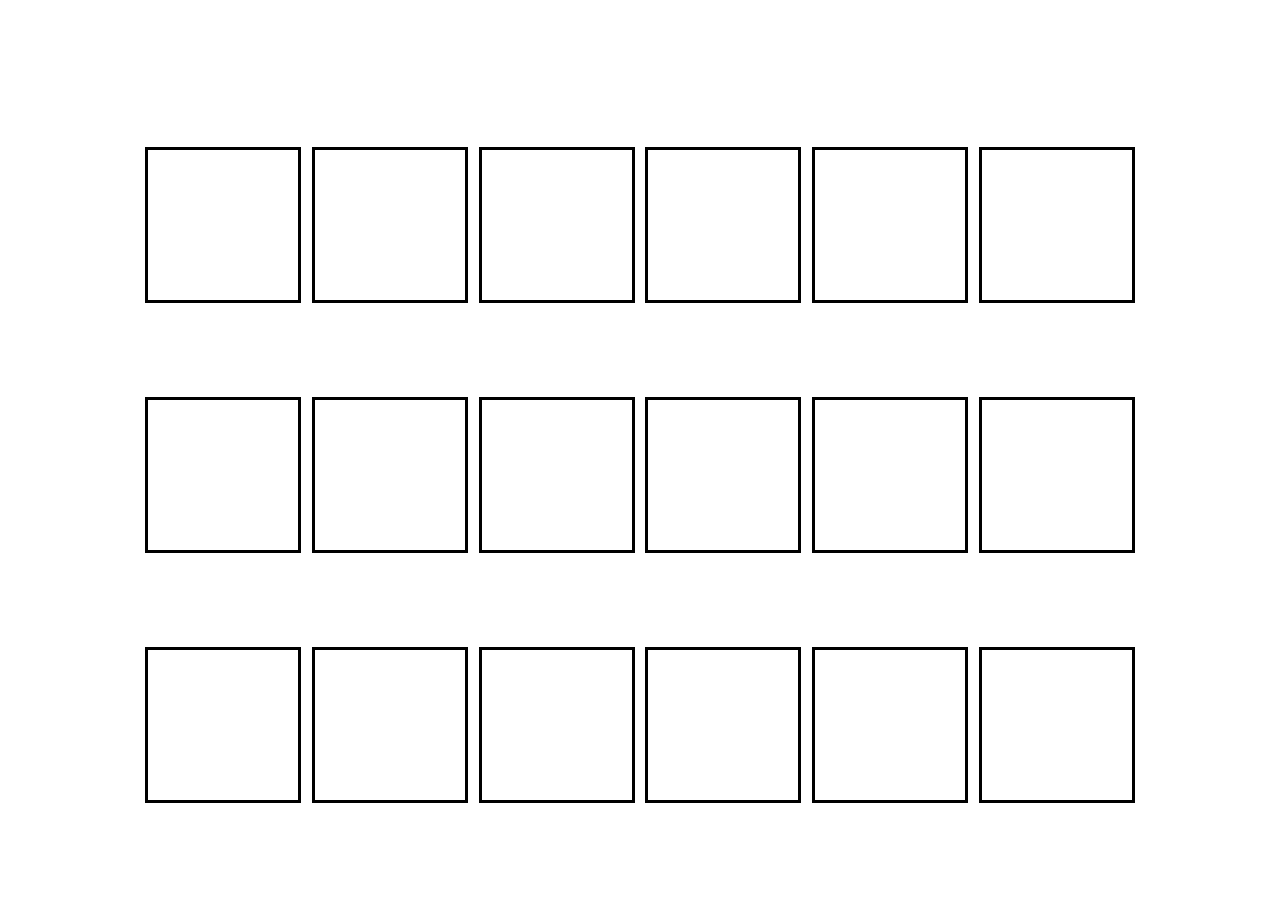
<file: 9097/Веб-дизайн и разработка/banani/index.html>
<!DOCTYPE html>
<html lang="en">
<head>
    <meta charset="UTF-8">
    <meta http-equiv="X-UA-Compatible" content="IE=edge">
    <meta name="viewport" content="width=device-width, initial-scale=1.0">
    <title>banani</title>
    <link rel="stylesheet" href="style.css">
</head>
<body>
    <div class="game">
        <div class="kartochka" id="1">
            Б
        </div>
        <div class="kartochka" id="2">
            Б
        </div>
        <div class="kartochka" id="3">
            Б
        </div>
        <div class="kartochka" id="4">
            Б
        </div>
        <div class="kartochka" id="5">
            Б
        </div>
        <div class="kartochka" id="6">
            Б
        </div>
        <div class="kartochka" id="7">
            Б
        </div>
        <div class="kartochka" id="8">
            Б
        </div>
        <div class="kartochka" id="9">
            Б
        </div>
        <div class="kartochka" id="10">
            Б
        </div>
        <div class="kartochka" id="11">
            Б
        </div>
        <div class="kartochka" id="12">
            Б
        </div>
        <div class="kartochka" id="13">
            Б
        </div>
        <div class="kartochka" id="14">
            Б
        </div>
        <div class="kartochka" id="15">
            Б
        </div>
        <div class="kartochka" id="16">
            Б
        </div>
        <div class="kartochka" id="17">
            Б
        </div>
        <div class="kartochka" id="18">
            Б
        </div>
    </div>
    <script src="jquery-3.6.0.min.js"></script>
    <script src="script.js"></script>
</body>
</html>
</file>
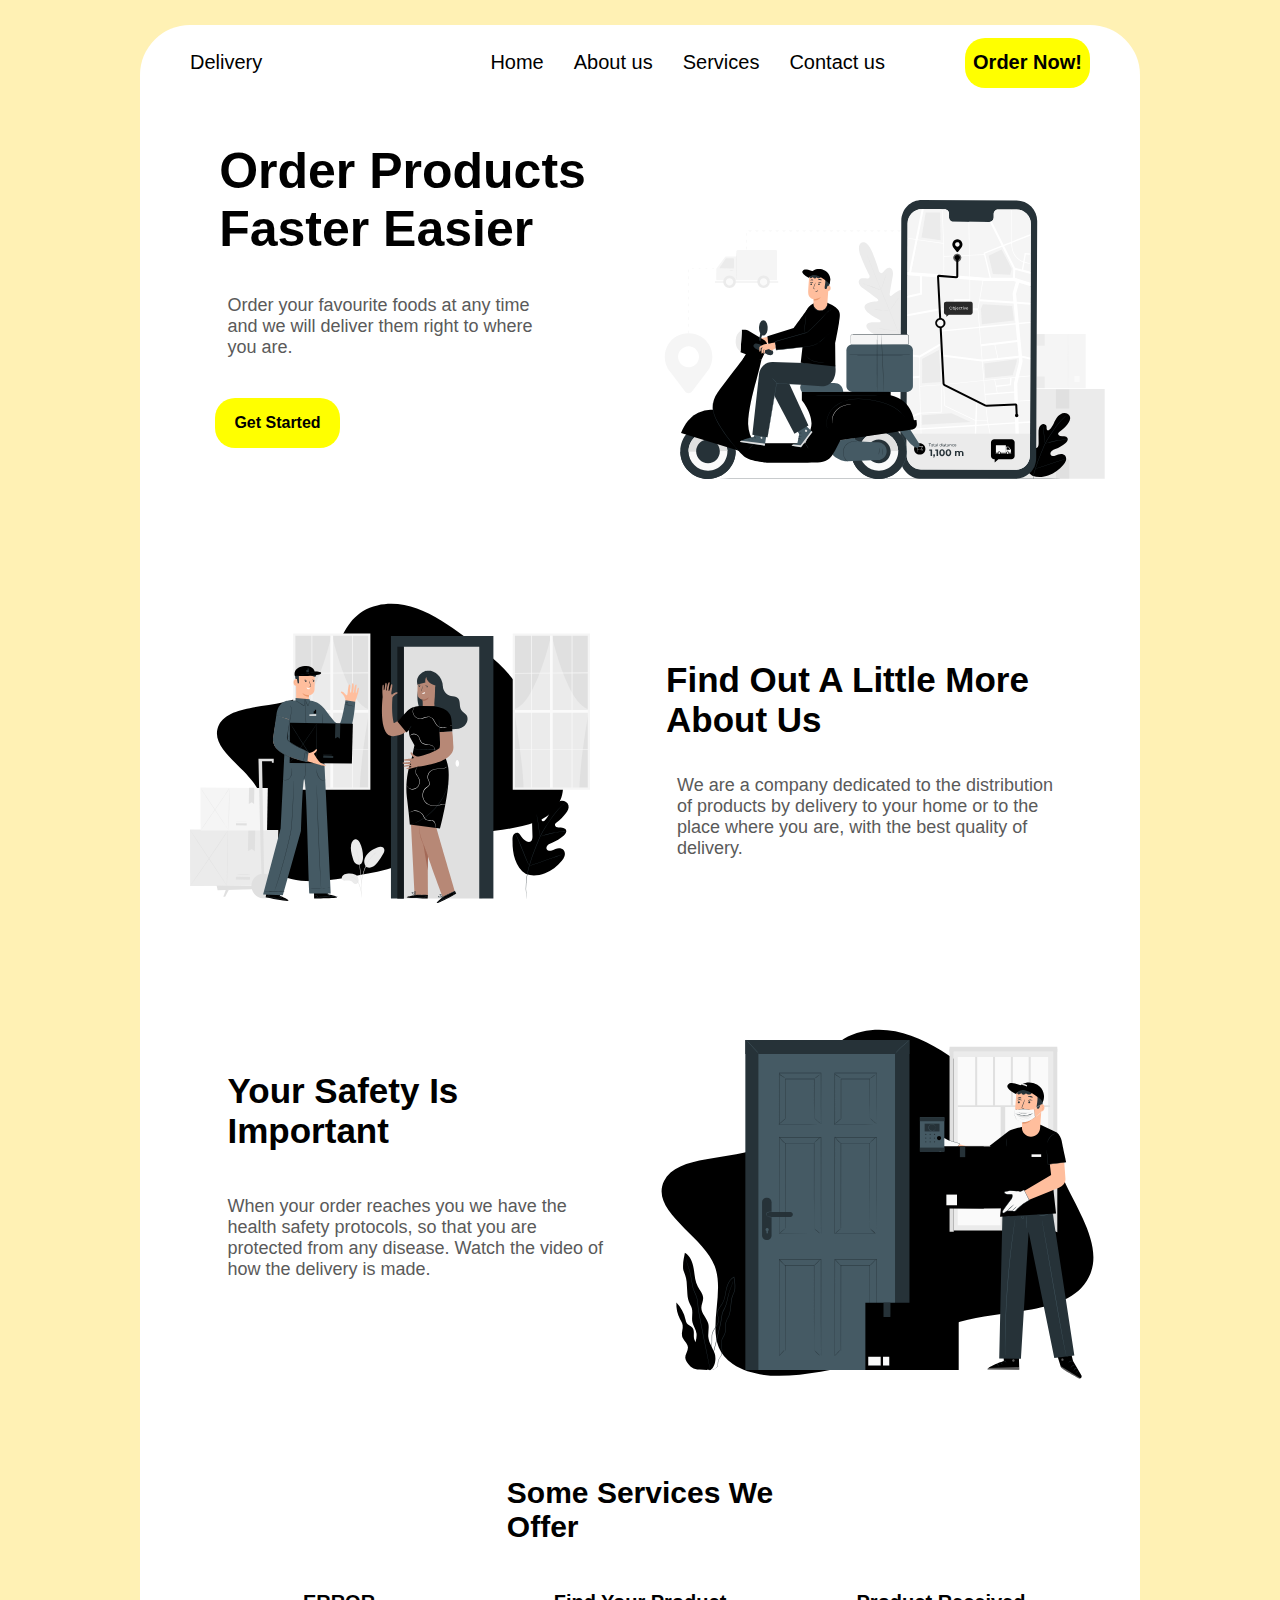
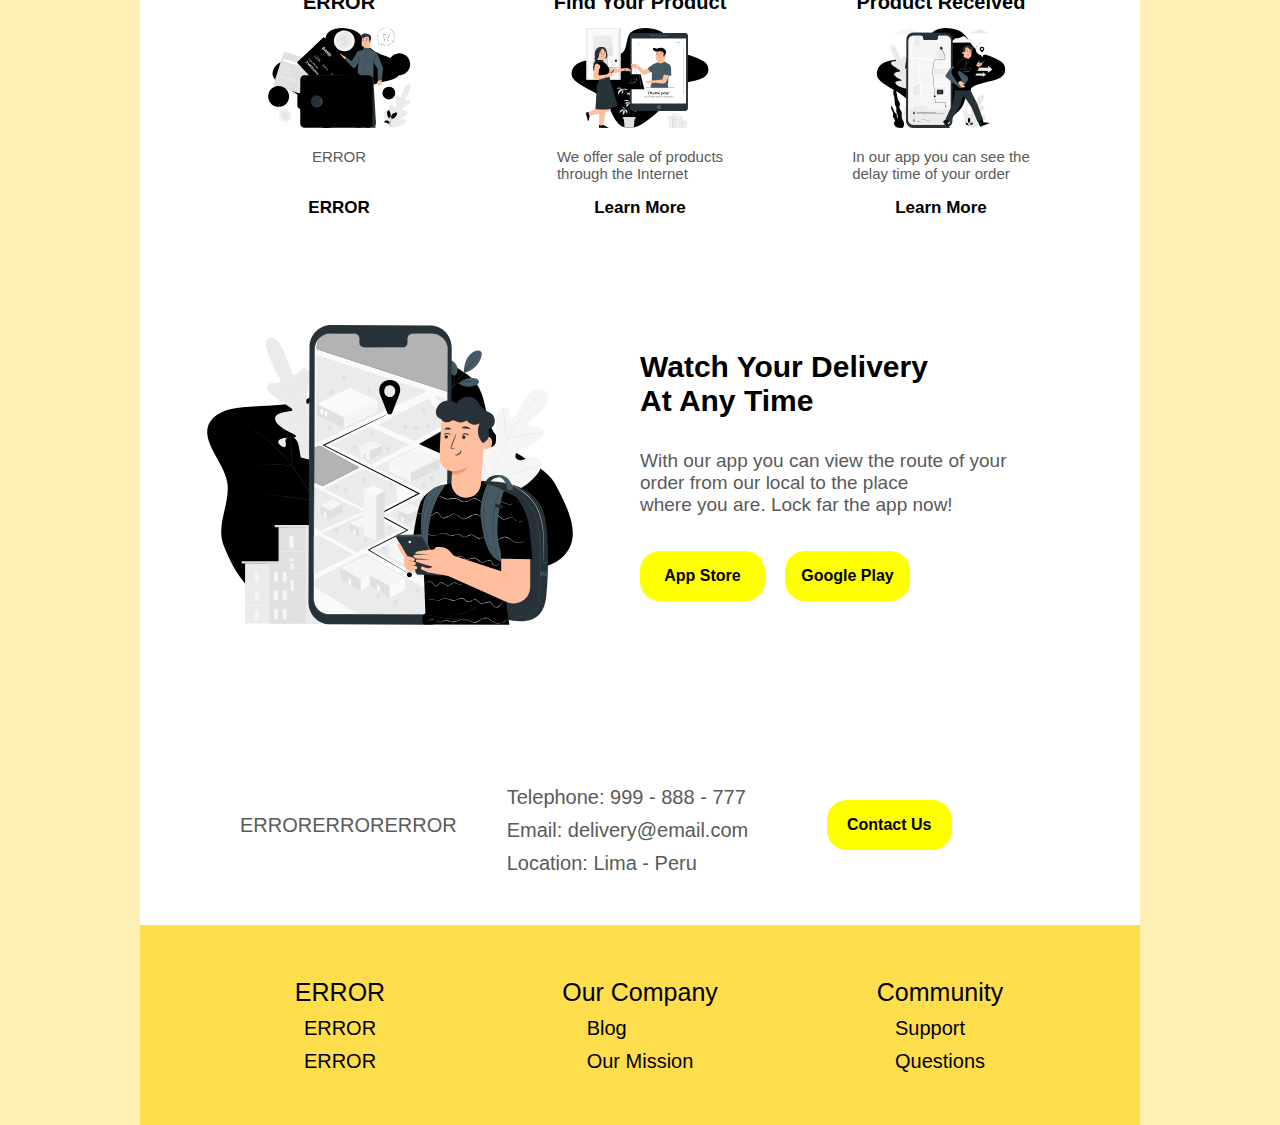
<file: 9097/Веб-дизайн и разработка/dostavka/index.html>
<!DOCTYPE html>
<html lang="en">
<head>
    <meta charset="UTF-8">
    <meta http-equiv="X-UA-Compatible" content="IE=edge">
    <meta name="viewport" content="width=device-width, initial-scale=1.0">
    <title>dostavka</title>
    <link rel="stylesheet" href="style.css">
</head>
<body>
    <div class="sait">
        <div class="vershina">
            <div class="nazvanie">
                Delivery
            </div>
            <div class="menyshka">
                <div class="vslova">
                    <div class="vslovo1">
                        Home
                    </div>
                    <div class="vslovo1">
                        About us
                    </div>
                    <div class="vslovo1">
                        Services
                    </div>
                    <div class="vslovo1">
                        Contact us
                    </div>
                </div>
                <div class="fonslovo">
                    <b>
                    Order Now!
                    </b>
                </div>
            </div>
        </div>
        <div class="stranica">
            <div class="chast1">
                <div class="chasttext1">
                    <div class="zagalovok1">
                        <b>
                        Order Products
                        <br>
                        Faster Easier
                        </b>
                    </div>
                    <div class="text1">
                        Order your favourite foods at any time
                        <br>
                        and we will deliver them right to where
                        <br>
                        you are.
                    </div>
                    <div class="fontext1">
                        <b>
                        Get Started
                        </b>
                    </div>
                </div>
                <div class="image1">
                    <img src="./home-ilustration.svg" alt="">
                </div>
            </div>
            <div class="chast2">
                <div class="image2">
                    <img src="./about-ilustration.svg" alt="">
                </div>
                <div class="chasttext2">
                    <div class="zagalovok2">
                        <b>
                        Find Out A Little More
                        <br>
                        About Us
                        </b>
                    </div>
                    <div class="text2">
                        We are a company dedicated to the distribution
                        <br>
                        of products by delivery to your home or to the
                        <br>
                        place where you are, with the best quality of
                        <br>
                        delivery.
                    </div>
                </div>
            </div>
            <div class="chast3">
                <div class="chasttext3">
                    <div class="zagalovok3">
                        <b>
                        Your Safety Is
                        <br>
                        Important
                        </b>
                    </div>
                    <div class="text3">
                        When your order reaches you we have the
                        <br>
                        health safety protocols, so that you are
                        <br>
                        protected from any disease. Watch the video of
                        <br>
                        how the delivery is made.
                    </div>
                </div>
                <div class="image3">
                    <img src="./security-ilustration.svg" alt="">
                </div>
            </div>
            <div class="chast4">
                <div class="zagalovok4">
                    <b>
                    Some Services We
                    <br>
                    Offer
                    </b>
                </div>
                <div class="vozmognosti">
                    <div class="vozmognost">
                        <div class="vozmognost1">
                            <b>
                            ERROR
                            </b>
                        </div>
                        <div class="vozmognost2">
                            <img src="./services1-ilustration.svg" alt="">
                        </div>
                        <div class="vozmognost3">
                            ERROR
                        </div>
                        <div class="vozmognost4">
                            <b>
                            ERROR
                            </b>
                        </div>
                    </div>
                    <div class="vozmognost">
                        <div class="vozmognost1">
                            <b>
                            Find Your Product
                            </b>
                        </div>
                        <div class="vozmognost2">
                            <img src="./services2-ilustration.svg" alt="">
                        </div>
                        <div class="vozmognost3">
                            We offer sale of products
                            <br>
                            through the Internet
                        </div>
                        <div class="vozmognost4">
                            <b>
                            Learn More
                            </b>
                        </div>
                    </div>
                    <div class="vozmognost">
                        <div class="vozmognost1">
                            <b>
                            Product Received
                            </b>
                        </div>
                        <div class="vozmognost2">
                            <img src="./services3-ilustration.svg" alt="">
                        </div>
                        <div class="vozmognost3">
                            In our app you can see the
                            <br>
                            delay time of your order
                        </div>
                        <div class="vozmognost4">
                            <b>
                            Learn More
                            </b>
                        </div>
                    </div>
                </div>
            </div>
            <div class="chast5">
                <div class="image5">
                    <img src="./app-ilustration.svg" alt="">
                </div>
                <div class="chasttext5">
                    <div class="zagalovok5">
                        <b>
                        Watch Your Delivery
                        <br>
                        At Any Time
                        </b>
                    </div>
                    <div class="text5">
                        With our app you can view the route of your
                        <br>
                        order from our local to the place
                        <br>
                        where you are. Lock far the app now!
                    </div>
                    <div class="fontext5">
                        <div class="fontext51">
                            <b>
                            App Store
                            </b>
                        </div>
                        <div class="fontext52">
                            <b>
                            Google Play
                            </b>
                        </div>
                    </div>
                </div>
            </div>
            <div class="chast6">
                <div class="text6">
                    ERRORERRORERROR
                </div>
                <div class="podtexti6">
                    <div class="podtext6">
                        Telephone: 999 - 888 - 777
                    </div>
                    <div class="podtext6">
                        Email: delivery@email.com
                    </div>
                    <div class="podtext6">
                        Location: Lima - Peru
                    </div>
                </div>
                <div class="fontext6">
                    <b>
                    Contact Us
                    </b>
                </div>
            </div>
            <div class="niz">
                <div class="podniz">
                    <div class="zagalovokniz">
                        ERROR
                    </div>
                    <div class="nslova">
                        <div class="nslovo">
                            ERROR
                        </div>
                        <div class="nslovo">
                            ERROR
                        </div>
                    </div>
                </div>
                <div class="podniz">
                    <div class="zagalovokniz">
                        Our Company
                    </div>
                    <div class="nslova">
                        <div class="nslovo">
                            Blog
                        </div>
                        <div class="nslovo">
                            Our Mission
                        </div>
                    </div>
                </div>
                <div class="podniz">
                    <div class="zagalovokniz">
                        Community
                    </div>
                    <div class="nslova">
                        <div class="nslovo">
                            Support
                        </div>
                        <div class="nslovo">
                            Questions
                        </div>
                    </div>
                </div>
            </div>
        </div>
    </div>
</body>
</html>
</file>
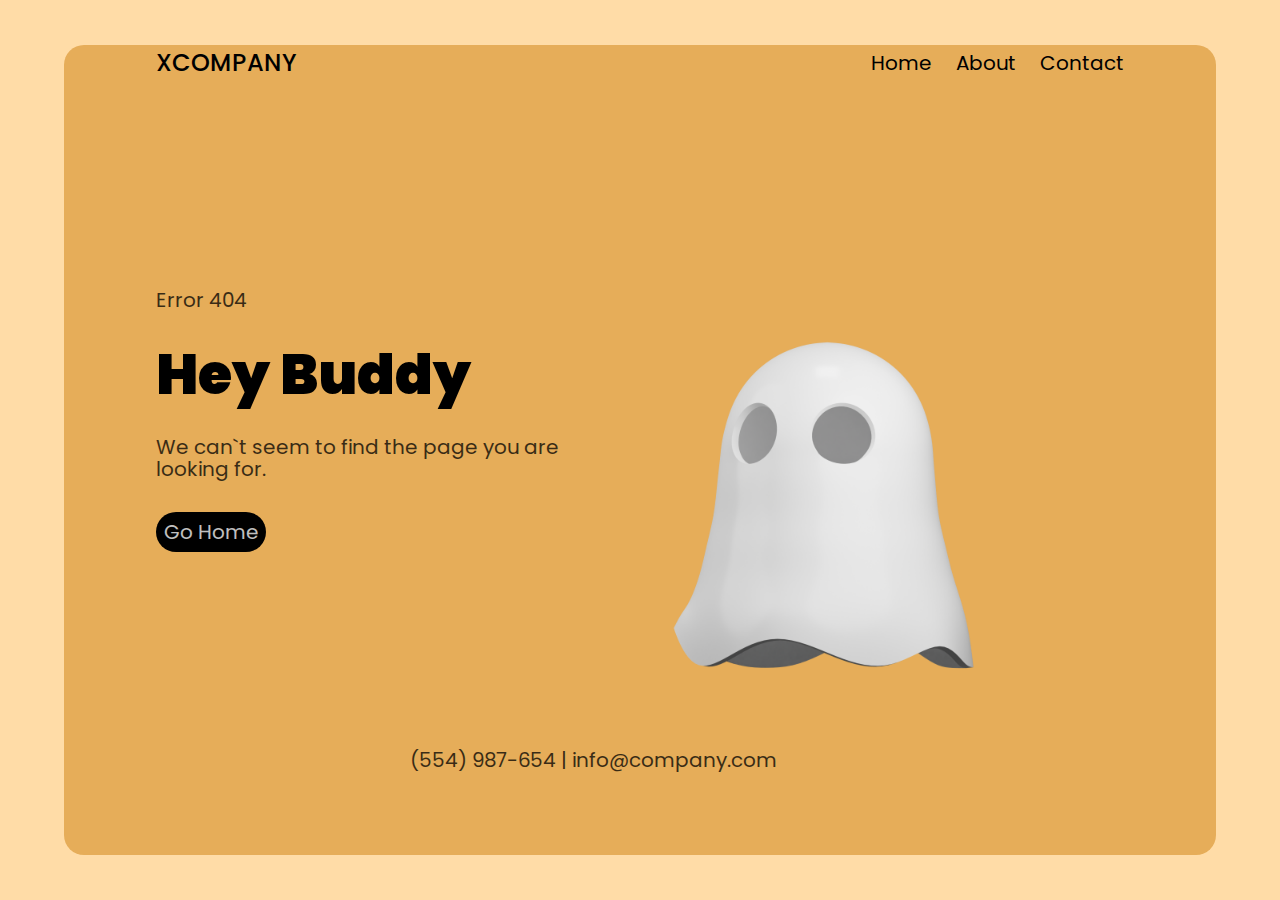
<file: 9097/Веб-дизайн и разработка/heloyin/index.html>
<!DOCTYPE html>
<html lang="en">
<head>
    <meta charset="UTF-8">
    <meta http-equiv="X-UA-Compatible" content="IE=edge">
    <meta name="viewport" content="width=device-width, initial-scale=1.0">
    <title>heloyin</title>
    <link rel="preconnect" href="https://fonts.googleapis.com">
    <link rel="preconnect" href="https://fonts.gstatic.com" crossorigin>
    <link
        href="https://fonts.googleapis.com/css2?family=Fruktur&family=Poppins:ital,wght@0,100;0,200;0,300;0,400;0,500;0,600;0,700;0,800;0,900;1,100;1,200;1,300;1,400;1,500;1,600;1,700;1,800;1,900&display=swap"
        rel="stylesheet">
    <link rel="stylesheet" href="style.css">
</head>
<body>
    <div class="site">
        <section class="site__wrapper">
            <div class="site_menu">
                <div class="menu__logo">
                    XCOMPANY
                </div>
                <div class="menu__list">
                <a class="menu__link" href="index.html">Home</a>
                <a class="menu__link">About</a>
                <a class="menu__link">Contact</a>
            </div>
            </div>
            <div class="slider__infocom">
                <p class="infocom__description">
                </p>
            </div>
            <div class="slider__infocom">
                <p class="infocom__description">
                </p>
            </div>
            <div class="site_content">
            <div class="site__slider">
                <div class="slider">
                    <div id="slide_1" class="slider__block" >
                        <div class="slider__wrapper">
                            <div class="slider__info">
                                <p class="info__description">
                                    Error 404
                                </p>
                                <h1 class="info__title">
                                    Hey Buddy
                                </h1>
                                <p class="info__description">
                                    We can`t seem to find the page you are looking for.
                                </p>
                                <div class="etofon">
                                     <p class="info__antydescription">
                                        Go Home
                                    </p>
                                </div>
                            </div>
                            <div class="images" id="animaciai">
                                <img src="./ghost-img.png" id="image1"alt="">
                            </div>
                        </div>
                    </div>
                </div>
            </div>
            </div>
            <div class="slider__infocom">
                <p class="infocom__description">
                    (554) 987-654 | info@company.com
                </p>
            </div>
        </section>
    </div>
    <script src="jquery-3.6.0.min.js"></script>
    <script src="script.js"></script>
</body>
</html>
</file>
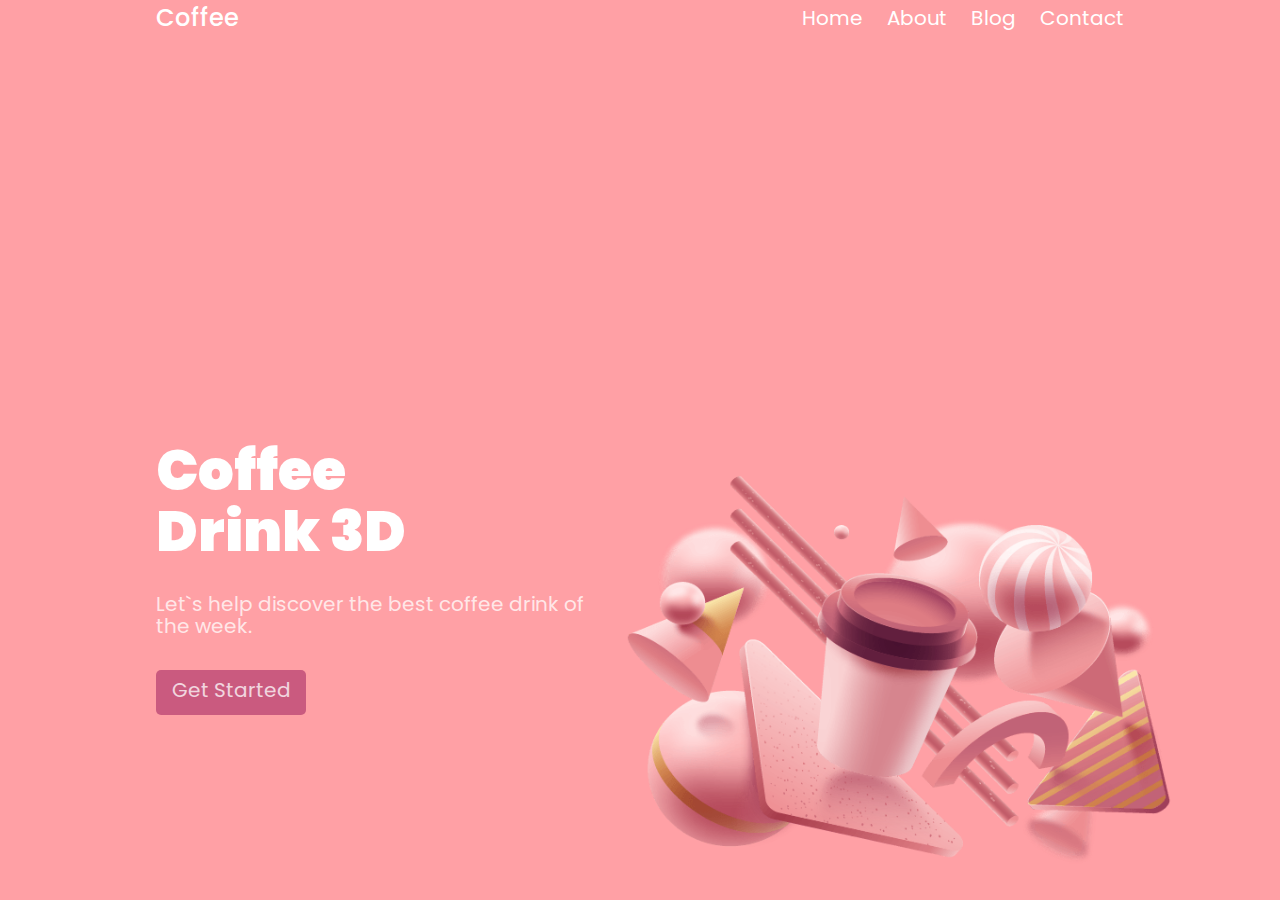
<file: 9097/Веб-дизайн и разработка/kofe/index.html>
<!DOCTYPE html>
<html lang="en">
<head>
    <meta charset="UTF-8">
    <meta http-equiv="X-UA-Compatible" content="IE=edge">
    <meta name="viewport" content="width=device-width, initial-scale=1.0">
    <title>kofe</title>
    <link rel="preconnect" href="https://fonts.googleapis.com">
    <link rel="preconnect" href="https://fonts.gstatic.com" crossorigin>
    <link
        href="https://fonts.googleapis.com/css2?family=Fruktur&family=Poppins:ital,wght@0,100;0,200;0,300;0,400;0,500;0,600;0,700;0,800;0,900;1,100;1,200;1,300;1,400;1,500;1,600;1,700;1,800;1,900&display=swap"
        rel="stylesheet">
    <link rel="stylesheet" href="style.css">
</head>
<body>
    <div class="site">
        <section class="site__wrapper">
            <div class="site_menu">
                <div class="menu__logo">
                    Coffee
                </div>
                <div class="menu__list">
                <a class="menu__link" href="index.html">Home</a>
                <a class="menu__link">About</a>
                <a class="menu__link">Blog</a>
                <a class="menu__link">Contact</a>
            </div>
            </div>
            <div class="slider__infocom">
                <p class="infocom__description">
                </p>
            </div>
            <div class="slider__infocom">
                <p class="infocom__description">
                </p>
            </div>
            <div class="site_content">
            <div class="site__slider">
                <div class="slider">
                    <div id="slide_1" class="slider__block" >
                        <div class="slider__wrapper">
                            <div class="slider__info">
                                <p class="info__title">
                                    Coffee
                                    <br />
                                    Drink 3D
                                </p>
                                <p class="info__description">
                                    Let`s help discover the best coffee drink
                                    of the week.
                                </p>
                                <div class="etofon">
                                    <p class="info__antydescription">
                                        Get Started
                                    </p>
                                </div>
                            </div>
                            <div class="images" id="animaciai">
                                <img src="./img1.png" id="image1"alt="">
                                <img src="./img2.png" id="image2"alt="">
                                <img src="./img3.png" id="image3"alt="">
                                <img src="./img4.png" id="image4"alt="">
                                <img src="./img5.png" id="image5"alt="">
                                <img src="./img6.png" id="image6"alt="">
                            </div>
                        </div>
                    </div>
                </div>
            </div>
            </div>
        </section>
    </div>
    <script src="jquery-3.6.0.min.js"></script>
    <script src="script.js"></script>
</body>
</html>
</file>
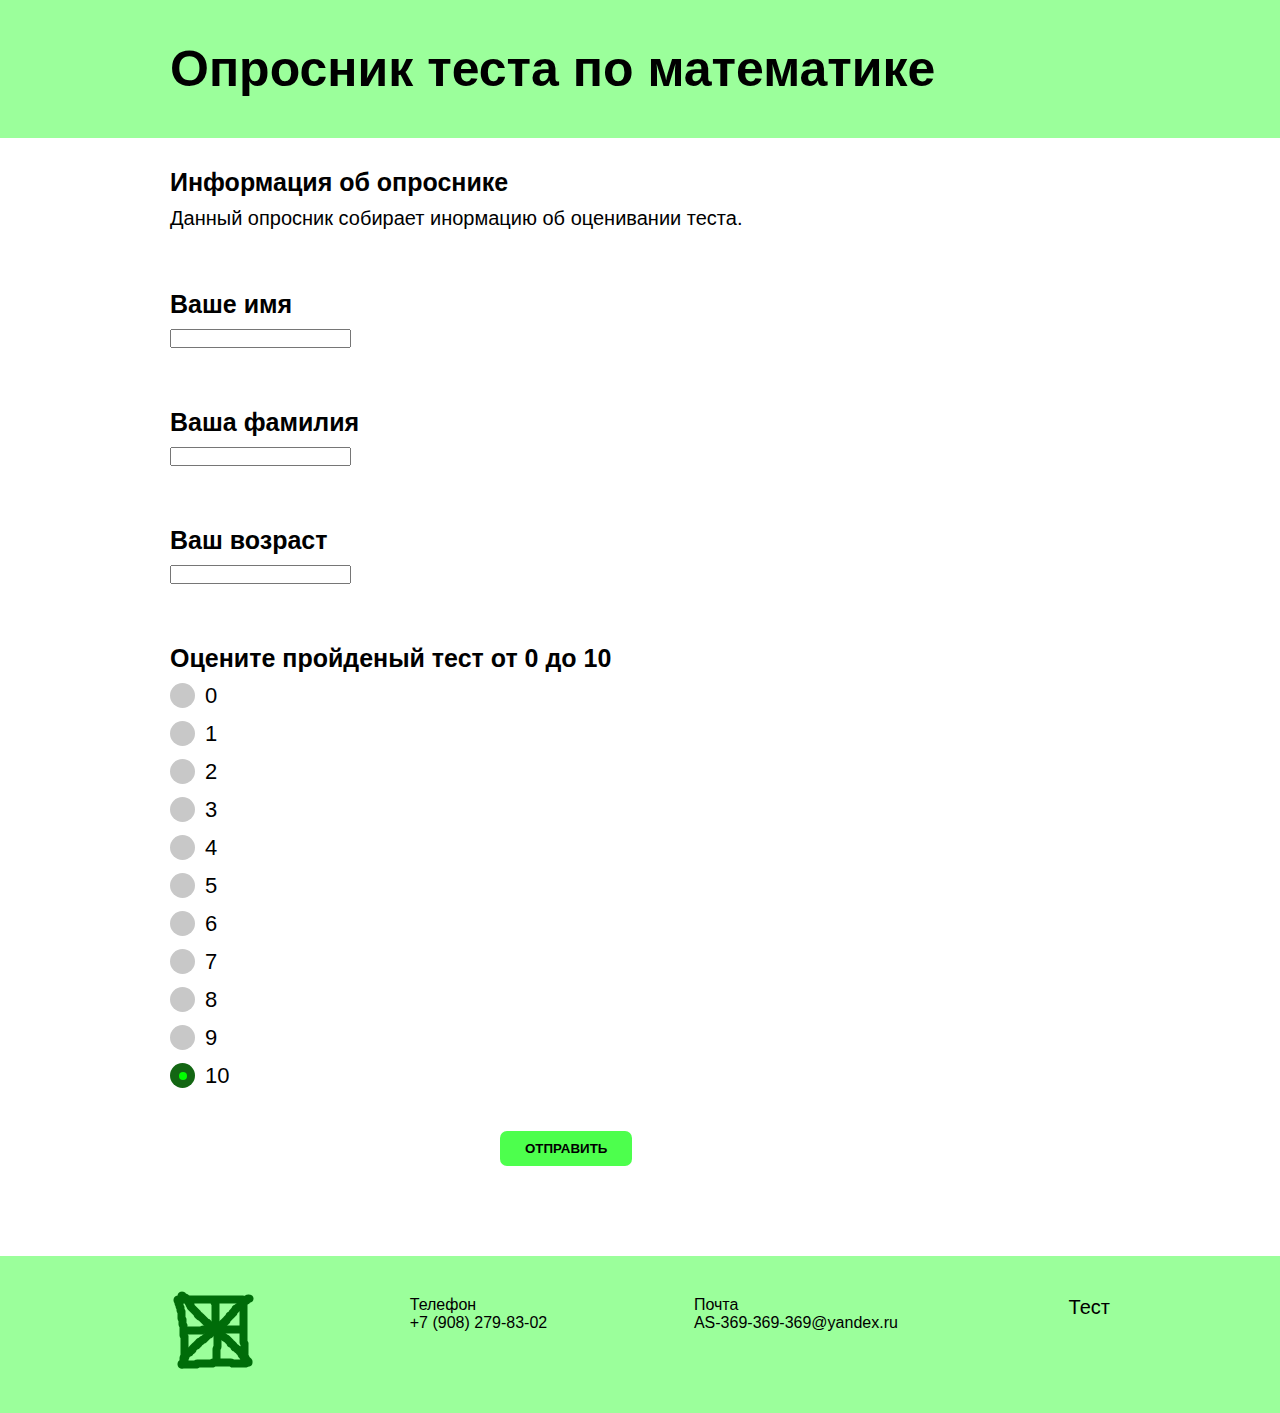
<file: 9097/4 задание/indexo.html>
<!DOCTYPE html>
<html lang="eto">
<head>
    <meta charset="UTF-8">
    <meta http-equiv="X-UA-Compatible" content="IE=edge">
    <meta name="viewport" content="width=device-width, initial-scale=1.0">
    <title>
        4 задание
    </title>
    <link rel="shortcut icon" href="favicon.ico" type="image/x-icon">
    <link rel="stylesheet" href="style.css">
</head>
<body>
    <div class="Landing">
        <div class="Landing__section Landing__section_blue Landing__section_image">
            <div class="Section">
                <div class="Section__slider">
                    <div class="Slider__content">
                        <div class="Slider__info">
                            <div class="Slider__text">
                                Опросник теста по математике
                            </div>
                        </div>
                    </div>
                </div>
            </div>
        </div>
        <div class="Landing__section">
            <div class="Section">
                <div class="Section__title">
                    Информация об опроснике
                </div>
                <div class="Section__content">
                    <p class="Content__text">
                        Данный опросник собирает инормацию об оценивании теста.
                    </p>
                </div>
            </div>
        </div>
        <div class="Landing__section">
            <div class="Section">
                <div class="Section__title">
                    Ваше имя
                </div>
                <div class="Section__content">
                    <input type="text" id="name"/>
                    </input>
                </div>
            </div>
        </div>
        <div class="Landing__section">
            <div class="Section">
                <div class="Section__title">
                    Ваша фамилия
                </div>
                <div class="Section__content">
                    <input type="text" id="surname"/>
                    </input>
                </div>
            </div>
        </div>
        <div class="Landing__section">
            <div class="Section">
                <div class="Section__title">
                    Ваш возраст
                </div>
                <div class="Section__content">
                    <input type="text" id="age"/>
                    </input>
                </div>
            </div>
        </div>
        <div class="Landing__section">
            <div class="Section">
                <div class="Section__title">
                    Оцените пройденый тест от 0 до 10
                </div>
                <div class="Section__content">
                    <label class="container">
                        0
                        <input type="radio" checked="checked" name="radio">
                        <span class="checkmark">
                        </span>
                    </label>
                    <label class="container">
                        1
                        <input type="radio" checked="checked" name="radio">
                        <span class="checkmark">
                        </span>
                    </label>
                    <label class="container">
                        2
                        <input type="radio" checked="checked" name="radio">
                        <span class="checkmark">
                        </span>
                    </label>
                    <label class="container">
                        3
                        <input type="radio" checked="checked" name="radio">
                        <span class="checkmark">
                        </span>
                    </label>
                    <label class="container">
                        4
                        <input type="radio" checked="checked" name="radio">
                        <span class="checkmark">
                        </span>
                    </label>
                    <label class="container">
                        5
                        <input type="radio" checked="checked" name="radio">
                        <span class="checkmark">
                        </span>
                    </label>
                    <label class="container">
                        6
                        <input type="radio" checked="checked" name="radio">
                        <span class="checkmark">
                        </span>
                    </label>
                    <label class="container">
                        7
                        <input type="radio" checked="checked" name="radio">
                        <span class="checkmark">
                        </span>
                    </label>
                    <label class="container">
                        8
                        <input type="radio" checked="checked" name="radio">
                        <span class="checkmark">
                        </span>
                    </label>
                    <label class="container">
                        9
                        <input type="radio" checked="checked" name="radio">
                        <span class="checkmark">
                        </span>
                    </label>
                    <label class="container">
                        10
                        <input type="radio" checked="checked" name="radio">
                        <span class="checkmark">
                        </span>
                    </label>
                </div>
            </div>
        </div>
        <button class="knopka" onclick="ykazat();">
            Отправить
        </button>
        <div class="Landing__section">
            <div class="Section">
                <div class="Section__title">
                    <div id="otpravit">
                    </div>
                </div>
            </div>
        </div>
        <div class="Landing__section Landing__section_blue">
            <div class="Section">
                <div class="Section__header">
                    <div class="Header__logotype">
                        <img src="images/logotype_white.png"/>
                    </div>
                    <div class="Section__content">
                        <div class="Content__map">
                            <div class="Map__info">
                                <div class="Info__item">
                                    <div class="Item__title">
                                        Телефон
                                    </div>
                                </div>
                                <div class="Item__info">
                                    +7 (908) 279-83-02
                                </div>
                            </div>
                        </div>
                    </div>
                    <div class="Section__content">
                        <div class="Content__map">
                            <div class="Map__info">
                                <div class="Info__item">
                                    <div class="Item__title">
                                        Почта
                                    </div>
                                </div>
                                <div class="Item__info">
                                    AS-369-369-369@yandex.ru
                                </div>
                            </div>
                        </div>
                    </div>
                    <div class="Section__content">
                        <div class="Content__map">
                            <div class="Map__info">
                                <div class="Info__item">
                                    <div class="Item__title">
                                        <a class="oprosnik" href="indext.html">
                                            Тест
                                        </a>
                                    </div>
                                </div>
                            </div>
                        </div>
                    </div>
                </div>
            </div>
        </div>
    </div>
</body>
<script>
    function ykazat(){
        blok_1 = 0;
        blok_2 = 0;
        blok_3 = 0;
        per_1 = document.getElementById('name').value;
        per_2 = document.getElementById('surname').value;
        per_3 = document.getElementById('age').value;
        if(blok_1 == per_1){
            document.getElementById('otpravit').innerHTML = "Не указано имя";
        } else if(blok_2 == per_2){
            document.getElementById('otpravit').innerHTML = "Не указана фамилия";
        } else if(blok_3 == per_3){
            document.getElementById('otpravit').innerHTML = "Не указан возраст";
        } else{
            document.getElementById('otpravit').innerHTML = "Успешно отправлено";
        }
    }
</script>
</html>
</file>
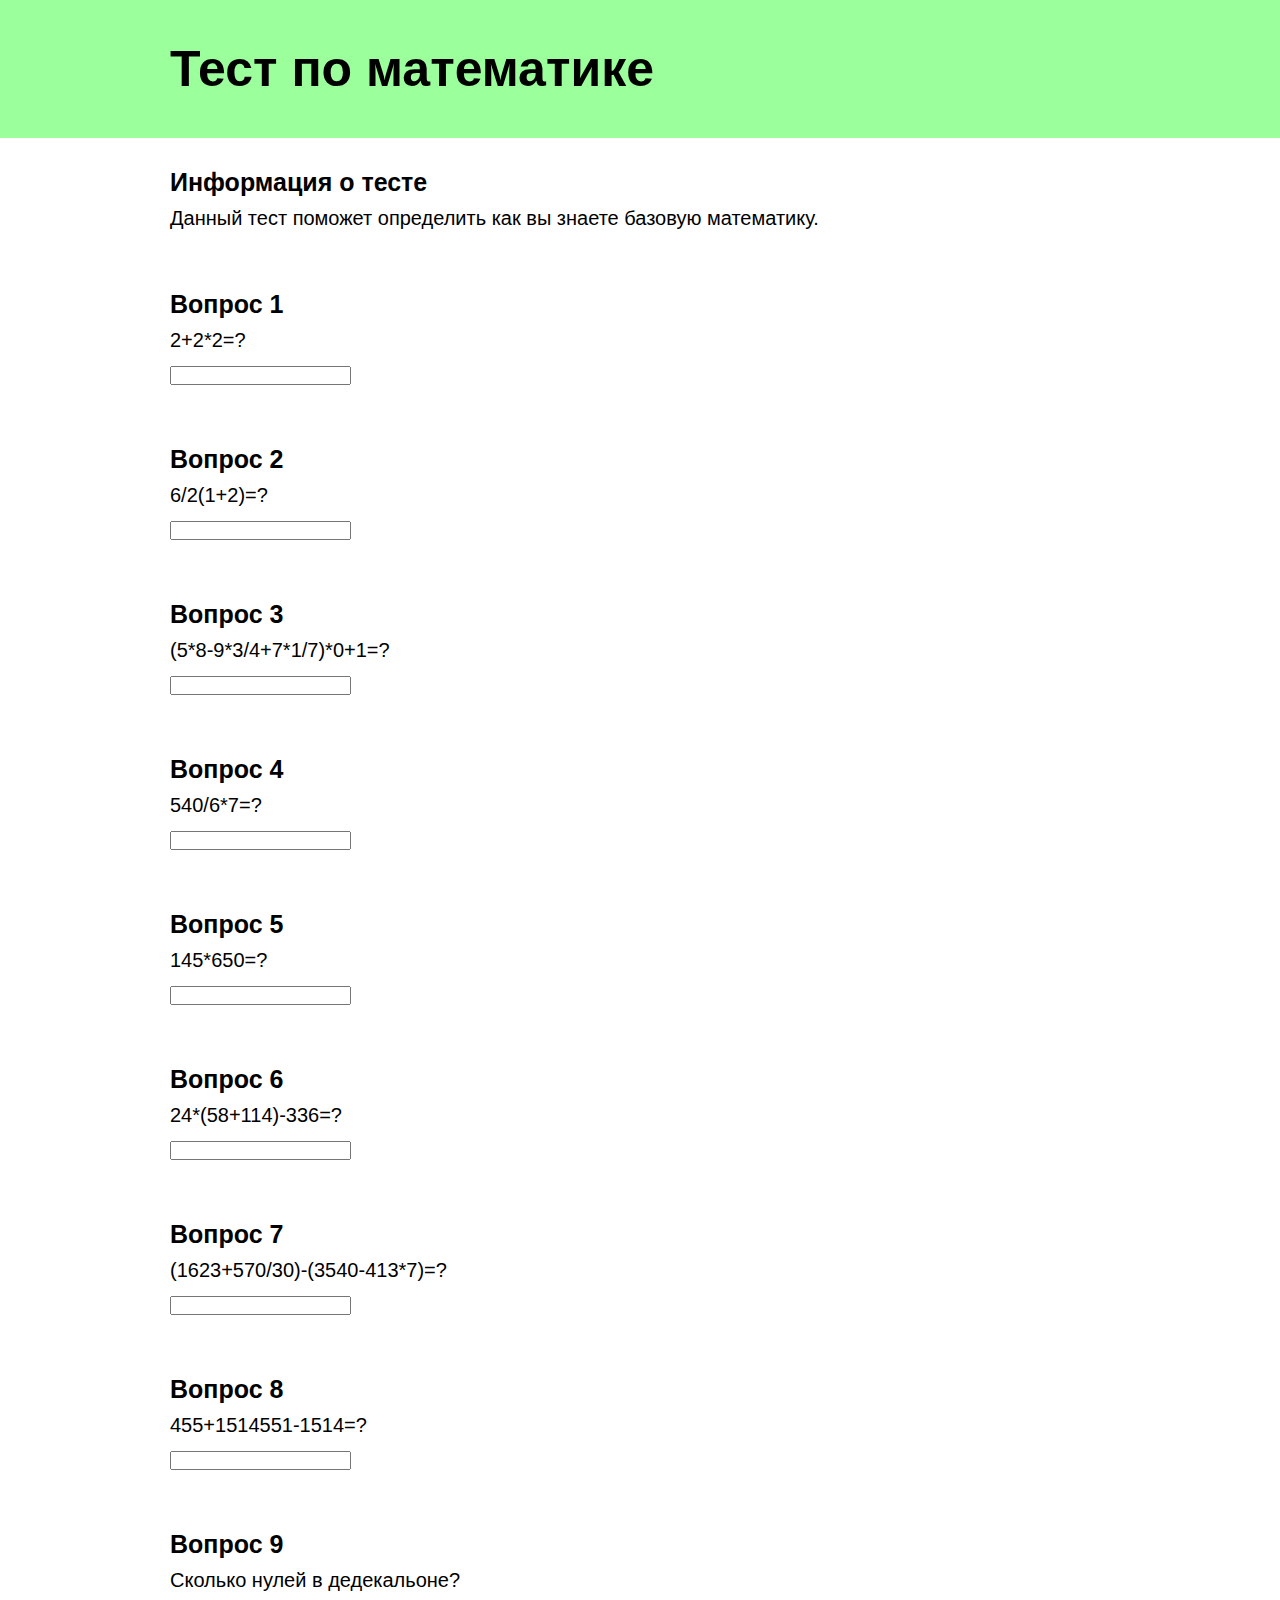
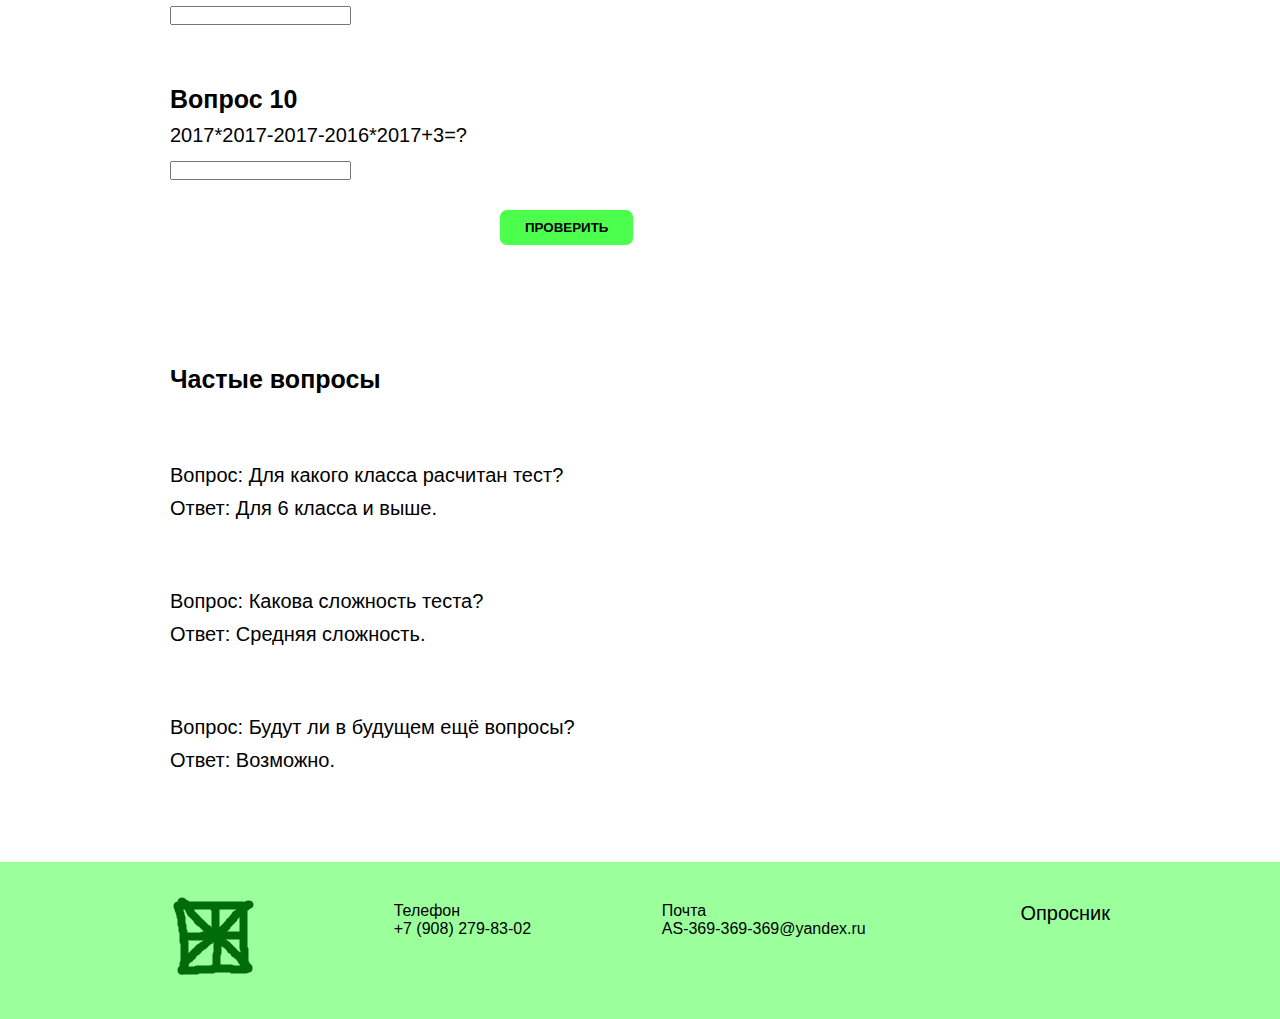
<file: 9097/4 задание/indext.html>
<!DOCTYPE html>
<html lang="eto">
<head>
    <meta charset="UTF-8">
    <meta http-equiv="X-UA-Compatible" content="IE=edge">
    <meta name="viewport" content="width=device-width, initial-scale=1.0">
    <title>
        4 задание
    </title>
    <link rel="shortcut icon" href="favicon.ico" type="image/x-icon">
    <link rel="stylesheet" href="style.css">
</head>
<body>
    <div class="Landing">
        <div class="Landing__section Landing__section_blue Landing__section_image">
            <div class="Section">
                <div class="Section__slider">
                    <div class="Slider__content">
                        <div class="Slider__info">
                            <div class="Slider__text">
                                Тест по математике
                            </div>
                        </div>
                    </div>
                </div>
            </div>
        </div>
        <div class="Landing__section">
            <div class="Section">
                <div class="Section__title">
                    Информация о тесте
                </div>
                <div class="Section__content">
                    <p class="Content__text">
                        Данный тест поможет определить как вы знаете базовую математику.
                    </p>
                </div>
            </div>
        </div>
        <div class="Landing__section">
            <div class="Section">
                <div class="Section__title">
                    Вопрос 1
                </div>
                <div class="Section__content">
                    <p class="Content__text">
                        2+2*2=?
                    </p>
                </div>
                <div class="Section__content">
                    <p class="Content__text">
                        <input type="text" id="z_1">
                    </p>
                </div>
            </div>
        </div>
        <div class="Landing__section">
            <div class="Section">
                <div class="Section__title">
                    Вопрос 2
                </div>
                <div class="Section__content">
                    <p class="Content__text">
                        6/2(1+2)=?
                    </p>
                </div>
                <div class="Section__content">
                    <p class="Content__text">
                        <input type="text" id="z_2">
                    </p>
                </div>
            </div>
        </div>
        <div class="Landing__section">
            <div class="Section">
                <div class="Section__title">
                    Вопрос 3
                </div>
                <div class="Section__content">
                    <p class="Content__text">
                        (5*8-9*3/4+7*1/7)*0+1=?
                    </p>
                </div>
                <div class="Section__content">
                    <p class="Content__text">
                        <input type="text" id="z_3">
                    </p>
                </div>
            </div>
        </div>
        <div class="Landing__section">
            <div class="Section">
                <div class="Section__title">
                    Вопрос 4
                </div>
                <div class="Section__content">
                    <p class="Content__text">
                        540/6*7=?
                    </p>
                </div>
                <div class="Section__content">
                    <p class="Content__text">
                        <input type="text" id="z_4">
                    </p>
                </div>
            </div>
        </div>
        <div class="Landing__section">
            <div class="Section">
                <div class="Section__title">
                    Вопрос 5
                </div>
                <div class="Section__content">
                    <p class="Content__text">
                        145*650=?
                    </p>
                </div>
                <div class="Section__content">
                    <p class="Content__text">
                        <input type="text" id="z_5">
                    </p>
                </div>
            </div>
        </div>
        <div class="Landing__section">
            <div class="Section">
                <div class="Section__title">
                    Вопрос 6
                </div>
                <div class="Section__content">
                    <p class="Content__text">
                        24*(58+114)-336=?
                    </p>
                </div>
                <div class="Section__content">
                    <p class="Content__text">
                        <input type="text" id="z_6">
                    </p>
                </div>
            </div>
        </div>
        <div class="Landing__section">
            <div class="Section">
                <div class="Section__title">
                    Вопрос 7
                </div>
                <div class="Section__content">
                    <p class="Content__text">
                        (1623+570/30)-(3540-413*7)=?
                    </p>
                </div>
                <div class="Section__content">
                    <p class="Content__text">
                        <input type="text" id="z_7">
                    </p>
                </div>
            </div>
        </div>
        <div class="Landing__section">
            <div class="Section">
                <div class="Section__title">
                    Вопрос 8
                </div>
                <div class="Section__content">
                    <p class="Content__text">
                        455+1514551-1514=?
                    </p>
                </div>
                <div class="Section__content">
                    <p class="Content__text">
                        <input type="text" id="z_8">
                    </p>
                </div>
            </div>
        </div>
        <div class="Landing__section">
            <div class="Section">
                <div class="Section__title">
                    Вопрос 9
                </div>
                <div class="Section__content">
                    <p class="Content__text">
                        Сколько нулей в дедекальоне?
                    </p>
                </div>
                <div class="Section__content">
                    <p class="Content__text">
                        <input type="text" id="z_9">
                    </p>
                </div>
            </div>
        </div>
        <div class="Landing__section">
            <div class="Section">
                <div class="Section__title">
                    Вопрос 10
                </div>
                <div class="Section__content">
                    <p class="Content__text">
                        2017*2017-2017-2016*2017+3=?
                    </p>
                </div>
                <div class="Section__content">
                    <p class="Content__text">
                        <input type="text" id="z_10">
                    </p>
                </div>
            </div>
        </div>
        <button class="knopka" onclick="proverit();">
            Проверить
        </button>
        <div class="Landing__section">
            <div class="Section">
                <div class="Section__title">
                    <div id="rezultat">
                    </div>
                </div>
            </div>
        </div>
        <div class="Landing__section">
            <div class="Section">
                <div class="Section__title">
                    Частые вопросы
                </div>
                <div class="Landing__section">
                    <div class="Section">
                        <div class="Section__title">
                        </div>
                    </div>
                </div>
                <div class="Section__content">
                    <p class="Content__text">
                        Вопрос: Для какого класса расчитан тест?
                    </p>
                </div>
                <div class="Section__content">
                    <p class="Content__text">
                        Ответ: Для 6 класса и выше.
                    </p>
                </div>
                <div class="Landing__section">
                    <div class="Section">
                        <div class="Section__title">
                        </div>
                    </div>
                </div>
                <div class="Section__content">
                    <p class="Content__text">
                        Вопрос: Какова сложность теста?
                    </p>
                </div>
                <div class="Section__content">
                    <p class="Content__text">
                        Ответ: Средняя сложность.
                    </p>
                </div>
                <div class="Landing__section">
                    <div class="Section">
                        <div class="Section__title">
                        </div>
                    </div>
                </div>
                <div class="Section__content">
                    <p class="Content__text">
                        Вопрос: Будут ли в будущем ещё вопросы?
                    </p>
                </div>
                <div class="Section__content">
                    <p class="Content__text">
                        Ответ: Возможно.
                    </p>
                </div>
                <div class="Landing__section">
                    <div class="Section">
                        <div class="Section__title">
                        </div>
                    </div>
                </div>
            </div>
        </div>
        <div class="Landing__section Landing__section_blue">
            <div class="Section">
                <div class="Section__header">
                    <div class="Header__logotype">
                        <img src="images/logotype_white.png"/>
                    </div>
                    <div class="Section__content">
                        <div class="Content__map">
                            <div class="Map__info">
                                <div class="Info__item">
                                    <div class="Item__title">
                                        Телефон
                                    </div>
                                </div>
                                <div class="Item__info">
                                    +7 (908) 279-83-02
                                </div>
                            </div>
                        </div>
                    </div>
                    <div class="Section__content">
                        <div class="Content__map">
                            <div class="Map__info">
                                <div class="Info__item">
                                    <div class="Item__title">
                                        Почта
                                    </div>
                                </div>
                                <div class="Item__info">
                                    AS-369-369-369@yandex.ru
                                </div>
                            </div>
                        </div>
                    </div>
                    <div class="Section__content">
                        <div class="Content__map">
                            <div class="Map__info">
                                <div class="Info__item">
                                    <div class="Item__title">
                                        <a class="oprosnik" href="indexo.html">
                                            Опросник
                                        </a>
                                    </div>
                                </div>
                            </div>
                        </div>
                    </div>
                </div>
            </div>
        </div>
    </div>
</body>
<script>
    function proverit(){
        zadachi_1 = 6;
        zadachi_2 = 9;
        zadachi_3 = 1;
        zadachi_4 = 630;
        zadachi_5 = 94250;
        zadachi_6 = 3792;
        zadachi_7 = 993;
        zadachi_8 = 1513492;
        zadachi_9 = 39;
        zadachi_10 = 3;
        uch_1 = document.getElementById('z_1').value;
        uch_2 = document.getElementById('z_2').value;
        uch_3 = document.getElementById('z_3').value;
        uch_4 = document.getElementById('z_4').value;
        uch_5 = document.getElementById('z_5').value;
        uch_6 = document.getElementById('z_6').value;
        uch_7 = document.getElementById('z_7').value;
        uch_8 = document.getElementById('z_8').value;
        uch_9 = document.getElementById('z_9').value;
        uch_10 = document.getElementById('z_10').value;
        ball = 0;
        if(uch_1 == zadachi_1){
            ball +=1;
        }
        if(uch_2 == zadachi_2){
            ball +=1;
        }
        if(uch_3 == zadachi_3){
            ball +=1;
        }
        if(uch_4 == zadachi_4){
            ball +=1;
        }
        if(uch_5 == zadachi_5){
            ball +=1;
        }
        if(uch_6 == zadachi_6){
            ball +=1;
        }
        if(uch_7 == zadachi_7){
            ball +=1;
        }
        if(uch_8 == zadachi_8){
            ball +=1;
        }
        if(uch_9 == zadachi_9){
            ball +=1;
        }
        if(uch_10 == zadachi_10){
            ball +=1;
        }
        if(ball == 0){
            itog = "Вы набрали 0 баллов.";
        }
        if(ball == 1){
            itog = "Вы набрали 1 баллов.";
        }
        if(ball == 2){
            itog = "Вы набрали 2 баллов.";
        }
        if(ball == 3){
            itog = "Вы набрали 3 баллов.";
        }
        if(ball == 4){
            itog = "Вы набрали 4 баллов.";
        }
        if(ball == 5){
            itog = "Вы набрали 5 баллов.";
        }
        if(ball == 6){
            itog = "Вы набрали 6 баллов.";
        }
        if(ball == 7){
            itog = "Вы набрали 7 баллов.";
        }
        if(ball == 8){
            itog = "Вы набрали 8 баллов.";
        }
        if(ball == 9){
            itog = "Вы набрали 9 баллов.";
        }
        if(ball == 10){
            itog = "Вы набрали 10 баллов.";
        }
        document.getElementById('rezultat').innerHTML = itog;
    }
</script>
</html>
</file>
<file: 9097/Веб-дизайн и разработка/banani/style.css>
* {
    padding: 0;
    margin: 0;
}

body {
    display: flex;
    justify-content: center;
}

.game {
    width: 1000px;
    height: 750px;
    margin-top: 100px;
    display: flex;
    flex-wrap: wrap;
    justify-content: space-around;
    align-content: space-around;
}

.kartochka {
    height: 150px;
    width: 150px;
    color: rgb(255, 255, 255);
    font-size: 100px;
    border: solid rgb(0, 0, 0);
    display: flex;
    justify-content: center;
    align-items: center;
    cursor: pointer;
}
</file>
<file: 9097/Веб-дизайн и разработка/dostavka/style.css>
* {
    padding: 0px;
    margin: 0px;
    font-family: Arial, Helvetica, sans-serif;
}

html, body {
    background-color: rgb(255, 241, 180);
    display: flex;
    align-items: center;
    justify-content: center;
}

.sait {
    width: 1000px;
    height: 2700px;
    background-color: rgb(255, 255, 255);
    border-radius: 50px;
    margin-top: 25px;
}

.vershina {
    width: 1000px; 
    height: 75px;
    display: flex;
    flex-direction: row;
    flex-wrap: nowrap;
    align-content: center;
    justify-content: space-between;
    align-items: center;
}

.nazvanie {
    margin-left: 50px;
    font-size: 20px;
}

.menyshka {
    width: 700px;
    display: flex;
    flex-direction: row;
    flex-wrap: nowrap;
    justify-content: flex-end;
}

.vslova {
    margin-right: 50px;
    display: flex;
    flex-direction: row;
    flex-wrap: nowrap;
    justify-content: center;
    align-items: center;
}

.vslovo1 {
    font-size: 20px;
    margin-right: 30px;
    cursor: pointer;
}

.fonslovo {
    width: 125px;
    height: 50px;
    background-color: rgb(255, 255, 0);
    font-size: 20px;
    margin-right: 50px;
    border-radius: 20px;
    display: flex;
    justify-content: center;
    align-items: center;
    cursor: pointer;
}

.stranica {
    width: 1000px;
    height: 2625px;
    display: flex;
    flex-direction: column;
    flex-wrap: nowrap;
    align-content: center;
    justify-content: center;
    align-items: center;
}

.chast1 {
    width: 1000px;
    height: 500px;
    display: flex;
    flex-direction: row;
    flex-wrap: nowrap;
    align-content: center;
    justify-content: center;
    align-items: center;
}

.chasttext1 {
    width: 500px;
    height: 500px;
    display: flex;
    flex-direction: column;
    flex-wrap: nowrap;
    align-items: center;
    justify-content: flex-start;
}

.zagalovok1 {
    margin-top: 25px;
    font-size: 50px;
    width: 500px;
    height: 150px;
    display: flex;
    justify-content: center;
    align-items: center;
}

.text1 {
    color: rgb(90, 90, 90);
    font-size: 18px;
    margin-top: 20px;
    margin-right: 45px;
}

.fontext1 {
    width: 125px;
    height: 50px;
    margin-top: 40px;
    margin-right: 250px;
    background-color: rgb(255, 255, 0);
    border-radius: 20px;
    display: flex;
    justify-content: center;
    align-items: center;
    cursor: pointer;
}

.image1 {
    width: 475px;
    height: 300px;
}

.chast2 {
    width: 1000px;
    height: 300px;
    display: flex;
    flex-direction: row;
    flex-wrap: nowrap;
    align-content: center;
    justify-content: center;
    align-items: center;
}

.image2 {
    width: 400px;
    height: 300px;
}

.chasttext2 {
    width: 500px;
    height: 300px;
    display: flex;
    flex-direction: column;
    flex-wrap: nowrap;
    align-items: center;
    justify-content: flex-start;
}

.zagalovok2 {
    width: 500px;
    height: 150px;
    margin-top: 25px;
    margin-left: 15px;
    font-size: 35px;
    display: flex;
    justify-content: center;
    align-items: center;
}

.text2 {
    color: rgb(90, 90, 90);
    font-size: 18px;
    margin-left: 50px;
}

.chast3 {
    width: 1000px;
    height: 400px;
    margin-top: 75px;
    display: flex;
    flex-direction: row;
    flex-wrap: nowrap;
    justify-content: center;
    align-items: center;
    align-content: center;
}

.chasttext3 {
    width: 400px;
    height: 300px;
    margin-left: 75px;
    display: flex;
    flex-direction: column;
    flex-wrap: nowrap;
    align-content: center;
    align-items: flex-start;
    justify-content: center;
}

.zagalovok3 {
    width: 500px;
    height: 100px;
    font-size: 35px;
}

.text3 {
    color: rgb(90, 90, 90);
    margin-top: 25px;
    font-size: 18px;
}

.image3 {
    width: 500px;
    height: 300px;
}

.chast4 {
    width: 1000px;
    height: 350px;
    margin-top: 100px;
    display: flex;
    flex-direction: column;
    flex-wrap: nowrap;
    align-content: center;
    align-items: center;
    justify-content: center;
}

.zagalovok4 {
    width: 1000px;
    height: 100px;
    font-size: 30px;
    display: flex;
    justify-content: center;
    align-items: center;
}

.vozmognosti {
    width: 1000px;
    height: 250px;
    margin-top: 30px;
    display: flex;
    flex-direction: row;
    flex-wrap: nowrap;
    align-items: center;
    justify-content: space-evenly;
}

.vozmognost {
    width: 200px;
    height: 250px;
    border: solid 2px rgb(255, 255, 255);
    border-radius: 10px;
    display: flex;
    flex-direction: column;
    flex-wrap: nowrap;
    justify-content: center;
    align-items: center;
}

.vozmognost1 {
    width: 200px;
    height: 50px;
    font-size: 20px;
    display: flex;
    justify-content: center;
    align-items: center;
}

.vozmognost2 {
    width: 200px;
    height: 100px;
}

.vozmognost2 img {
    width: 200px;
    height: 100px;
}

.vozmognost3 {
    width: 200px;
    height: 50px;
    color: rgb(90, 90, 90);
    margin-top: 20px;
    font-size: 15px;
    display: flex;
    justify-content: center;
}

.vozmognost4 {
    width: 200px;
    height: 25px;
    font-size: 17px;
    display: flex;
    justify-content: center;
    cursor: pointer;
}

.chast5 {
    width: 1000px;
    height: 300px;
    margin-top: 100px;
    display: flex;
    flex-direction: row;
    flex-wrap: nowrap;
    justify-content: center;
    align-items: center;
    align-content: center;
}

.image5 {
    width: 500px;
    height: 300px;
}

.image5 img {
    width: 500px;
    height: 300px;
}

.chasttext5 {
    width: 500px;
    height: 300px;
    display: flex;
    flex-direction: column;
    flex-wrap: nowrap;
    justify-content: center;
    align-items: flex-start;
}

.zagalovok5 {
    width: 1000px;
    height: 100px;
    font-size: 30px;
}

.text5 {
    color: rgb(90, 90, 90);
    font-size: 19px;
}

.fontext5 {
    margin-top: 35px;
    width: 500px;
    display: flex;
    flex-direction: row;
    flex-wrap: nowrap;
    justify-content: flex-start;
}

.fontext51 {
    width: 125px;
    height: 50px;
    background-color: rgb(255, 255, 0);
    border-radius: 20px;
    display: flex;
    justify-content: center;
    align-items: center;
    cursor: pointer;
}

.fontext52 {
    width: 125px;
    height: 50px;
    background-color: rgb(255, 255, 0);
    border-radius: 20px;
    margin-left: 20px;
    display: flex;
    justify-content: center;
    align-items: center;
    cursor: pointer;
}

.chast6 {
    width: 1000px;
    height: 200px;
    margin-top: 100px;
    display: flex;
    flex-direction: row;
    flex-wrap: nowrap;
    align-items: center;
}

.text6 {
    color: rgb(90, 90, 90);
    margin-left: 100px;
    font-size: 20px;
}

.podtexti6 {
    width: 300px;
    height: 200px;
    margin-left: 50px;
    display: flex;
    flex-direction: column;
    flex-wrap: nowrap;
    align-content: center;
    justify-content: center;
    align-items: center;
}

.podtext6 {
    width: 300px;
    color: rgb(90, 90, 90);
    font-size: 20px;
    margin-top: 10px;
}

.fontext6 {
    width: 125px;
    height: 50px;
    background-color: rgb(255, 255, 0);
    border-radius: 20px;
    margin-left: 20px;
    display: flex;
    justify-content: center;
    align-items: center;
    cursor: pointer;
}

.niz {
    width: 1000px;
    height: 200px;
    background-color: rgb(255, 222, 77);
    display: flex;
    flex-direction: row;
    flex-wrap: nowrap;
    justify-content: space-evenly;
    align-items: center;
}

.podniz {
    width: 200px;
    height: 200px;
    display: flex;
    flex-direction: column;
    flex-wrap: nowrap;
    justify-content: center;
    align-items: center;
}

.zagalovokniz {
    font-size: 25px;
}

.nslova {
    display: flex;
    flex-direction: column;
    flex-wrap: nowrap;
}

.nslovo {
    margin-top: 10px;
    font-size: 20px;
    cursor: pointer;
}
</file>
<file: 9097/Веб-дизайн и разработка/heloyin/style.css>
* {
    margin: 0;
    padding: 0;
    box-sizing: border-box;
    font-family: 'Poppins', sans-serif;
}

html, body {
    width: 100%;
    height: 100%;
    display: flex;
    background-color: rgb(255, 220, 167);
    flex-direction: row;
    flex-wrap: nowrap;
    align-content: center;
    justify-content: center;
    align-items: center;
}

.site {
    width: 90%;
    height: 90%;
    background-color: rgb(230, 173, 89);
    border-radius: 20px;
    display: flex;
    flex-direction: column;
    align-content: center;
    justify-content: center;
    align-items: center;
}

.site__wrapper {
    width: 100%;
    height: 100%;
    display: flex;
    flex-wrap: nowrap;
    flex-direction: column;
    justify-content: flex-start;
    align-items: center;
}

.site__slider {
    width: 968px;
}

.menu__mark {
    width: 12px;
    height: 12px;
    border-radius: 50%;
    background-color: #fff;
    opacity: .5;
    cursor: pointer;
    transition: opacity ease .25s;
    margin: 0 4px;
}

.menu__mark:hover {
    opacity: 1;
}

.slider{
    width: 100%;
    height: 460px;
}

.slider__block{
    width: 100%;
    height: 460px;
    display: none;

}

.slider__wrapper {
    width: 100%;
    height: 460px;
    display: flex;
    flex-wrap: nowrap;
    flex-direction: row;
    justify-content: space-between;
    align-items: center;
}

.slider__menu {
    display: flex;
    flex-wrap: nowrap;
    flex-direction: row;
    justify-content: center;
    align-items: center;
}

.slider__info {
    width: 460PX;
    height: 460px;
}

.slider__infocom {
    width: 460PX;
    height: 460px;
}

.info__title {
    color: rgb(0, 0, 0);
    font-size: 56px;
    font-weight: 900;
    line-height: 109%;
    margin-bottom: 32px;
}

.info__description {
    color: rgb(0, 0, 0);
    font-size: 20px;
    line-height: 109%;
    margin-bottom: 32px;
    opacity: .75;
}

.info__antydescription {
    display: flex;
    align-items: center;
    justify-content: center;
    color: rgb(255, 255, 255);
    font-size: 20px;
    line-height: 200%;
    margin-bottom: 32px;
    opacity: .75;
    cursor: pointer;
}

.infocom__description {
    color: rgb(0, 0, 0);
    font-size: 20px;
    line-height: 109%;
    margin-bottom: 32px;
    opacity: .75;
}

.images { 
    position: relative;
    width: 500px;
    height: 400px;
}

.images img {
    position: absolute;
    width: 400px;
    height: 400px;
}

#image1 {
    animation: image1 3s ease-in-out infinite;
}

@keyframes image1 {
    0% {
        transform: translate(0, 0);
    }
    50% {
        transform: translate(0px, -75px);
    }
    100% {
        transform: translate(0, 0);
    }
}

.site_menu{
    height: 72px;
    width: 968px;
    display: flex;
    flex-direction: row;
    justify-content: space-between;
    align-items: center;
    flex-wrap: nowrap;   
}

.menu__logo {
    display: flex;
    flex-direction: row;
    flex-wrap: nowrap;
    align-items: center;
    font-size: 24px;
    font-weight: 500;
    color: rgb(0, 0, 0);
}

.menu__link {
    margin-left: 24px;
    color: rgb(0, 0, 0);
    text-decoration: none;
    font-size: 20px;
    cursor: pointer;
}

.menu__list{
    display: flex;
    flex-direction: row;
    flex-wrap: nowrap;
    align-items: center;
}

.site_content {
    height: 100%;
    width: 968px;
    display: flex;
    flex-direction: column;
    flex-wrap: nowrap;
    justify-content: center;
    align-items: stretch;
}

.etofon {
    width: 110px;
    height: 40px;
    background-color: rgb(0, 0, 0);
    border-radius: 50px;
    cursor: pointer;
}
</file>
<file: 9097/Веб-дизайн и разработка/kofe/style.css>
* {
    margin: 0;
    padding: 0;
    box-sizing: border-box;
    font-family: 'Poppins', sans-serif;
}

html, body {
    width: 100%;
    height: 100%;
}

.site {
    width: 100%;
    height: 100%;
    background-color: rgb(255, 160, 165);
    display: flex;
    flex-direction: column;
    align-content: center;
    justify-content: center;
    align-items: center;
}

.site__wrapper {
    width: 100%;
    height: 100%;
    display: flex;
    flex-wrap: nowrap;
    flex-direction: column;
    justify-content: flex-start;
    align-items: center;
}

.site__slider {
    width: 968px;
}

.menu__mark {
    width: 12px;
    height: 12px;
    border-radius: 50%;
    background-color: rgb(255, 255, 255);
    opacity: .5;
    cursor: pointer;
    transition: opacity ease .25s;
    margin: 0 4px;
}

.menu__mark:hover {
    opacity: 1;
}

.slider{
    width: 100%;
    height: 460px;
}

.slider__block{
    width: 100%;
    height: 460px;
    display: none;

}

.slider__wrapper {
    width: 100%;
    height: 460px;
    display: flex;
    flex-wrap: nowrap;
    flex-direction: row;
    justify-content: space-between;
    align-items: center;
}

.slider__menu {
    display: flex;
    flex-wrap: nowrap;
    flex-direction: row;
    justify-content: center;
    align-items: center;
}

.slider__info {
    width: 460px;
    height: 460px;
}

.slider__infocom {
    width: 460px;
    height: 460px;
}

.info__title {
    color: rgb(255, 255, 255);
    font-size: 56px;
    font-weight: 900;
    line-height: 109%;
    margin-bottom: 32px;
}

.info__description {
    color: rgb(255, 255, 255);
    font-size: 20px;
    line-height: 109%;
    margin-bottom: 32px;
    opacity: .75;
}

.info__antydescription {
    display: flex;
    align-items: center;
    justify-content: center;
    color: rgb(255, 255, 255);
    font-size: 20px;
    line-height: 200%;
    margin-bottom: 32px;
    opacity: .75;
    cursor: pointer;
}

.infocom__description {
    color: rgb(255, 255, 255);
    font-size: 20px;
    line-height: 109%;
    margin-bottom: 32px;
    opacity: .75;
}

.images {
    position: relative;
    width: 500px;
    height: 400px;
}

.images img {
    position: absolute;
    width: 550px;
    height: 400px;
}

#image1 {
    animation: image1 3s ease-in-out infinite;
}

@keyframes image1 {
    0% {
        transform: translate(0, 100);
    }
    50% {
        transform: translate(60px, -125px);
    }
    100% {
        transform: translate(0, 100);
    }
}

#image2 {
    animation: image2 3s ease-in-out infinite;
}

@keyframes image2 {
    0% {
        transform: translate(0, 100);
    }
    50% {
        transform: translate(50px, -125px);
    }
    100% {
        transform: translate(0, 100);
    }
}

#image3 {
    animation: image3 3s ease-in-out infinite;
}

@keyframes image3 {
    0% {
        transform: translate(0, 100);
    }
    50% {
        transform: translate(40px, -125px);
    }
    100% {
        transform: translate(0, 100);
    }
}

#image4 {
    animation: image4 3s ease-in-out infinite;
}

@keyframes image4 {
    0% {
        transform: translate(0, 100);
    }
    50% {
        transform: translate(30px, -125px);
    }
    100% {
        transform: translate(0, 100);
    }
}

#image5 {
    animation: image5 3s ease-in-out infinite;
}

@keyframes image5 {
    0% {
        transform: translate(0, 100);
    }
    50% {
        transform: translate(20px, -125px);
    }
    100% {
        transform: translate(0, 100);
    }
}

#image6 {
    animation: image6 3s ease-in-out infinite;
}

@keyframes image6 {
    0% {
        transform: translate(0, 100);
    }
    50% {
        transform: translate(10px, -125px);
    }
    100% {
        transform: translate(0, 100);
    }
}

.site_menu{
    height: 72px;
    width: 968px;
    display: flex;
    flex-direction: row;
    justify-content: space-between;
    align-items: center;
    flex-wrap: nowrap;   
}

.menu__logo {
    display: flex;
    flex-direction: row;
    flex-wrap: nowrap;
    align-items: center;
    font-size: 24px;
    font-weight: 500;
    color: rgb(255, 255, 255);
}

.menu__link {
    margin-left: 24px;
    color: rgb(255, 255, 255);
    text-decoration: none;
    font-size: 20px;
    cursor: pointer;
}

.menu__list{
    display: flex;
    flex-direction: row;
    flex-wrap: nowrap;
    align-items: center;
}

.site_content {
    height: 100%;
    width: 968px;
    display: flex;
    flex-direction: column;
    flex-wrap: nowrap;
    justify-content: center;
    align-items: stretch;
}

.etofon {
    width: 150px;
    height: 45px;
    background-color: rgb(202, 90, 127);
    border-radius: 5px;
    cursor: pointer;
}
</file>
<file: 9097/4 задание/style.css>
* {
    margin: 0;
    padding: 0;
}

html, body {
    height: 100%;
    width: 100%;
    color: rgb(0, 0, 0);
    background-color: rgb(255, 255, 255);
    font-family: 'Roboto', sans-serif;
}

.Landing {
    width: 100%;
    flex-direction: column;
    flex-wrap: nowrap;
    justify-content: flex-start;
    align-items: stretch;
}

.Landing__section {
    display: flex;
    flex-direction: row;
    flex-wrap: nowrap;
    justify-content: center;
    align-items: center;
}

.Landing__section_blue {
    background-color: rgb(155, 255, 155);
    color: rgb(0, 0, 0);
}

.Section {
    padding: 30px;
    width: 940px;
}

.Section__title {
    font-size: 25px;
    font-weight: 700;
}

.Section__header {
    display: flex;
    flex-direction: row;
    flex-wrap: nowrap;
    align-content: center;
    justify-content: space-between;
    align-items: stretch;
}

.Section__slider {
    margin-top: 10px;
}

.Slider__content {
    display: flex;
    flex-direction: row;
    flex-wrap: nowrap;
    justify-content: space-between;
    align-items: center;
    align-content: center;
}

.Slider__text {
    font-size: 50px;
    font-weight: 900;
    margin-bottom: 10px;
}

.Section__content {
    margin-top: 10px;
}

.Content__text {
    font-size: 20px;
}

.knopka {
    border: none;
    border-radius: 7px;
    padding: 10px 25px;
    background: rgb(77, 255, 77);
    cursor: pointer;
    text-transform: uppercase;
    font-weight: bold;
    color: rgb(0, 0, 0);
    margin-left: 500px;
    margin-right: 1250px;
    margin-bottom: 30px;
}

.container {
    display: block;
    position: relative;
    padding-left: 35px;
    margin-bottom: 12px;
    cursor: pointer;
    font-size: 22px;
    -webkit-user-select: none;
    -moz-user-select: none;
    -ms-user-select: none;
    user-select: none;
}

.container input {
    position: absolute;
    opacity: 0;
    cursor: pointer;
}

.checkmark {
    position: absolute;
    top: 0;
    left: 0;
    height: 25px;
    width: 25px;
    background-color: rgb(200, 200, 200);
    border-radius: 50%;
}

.container:hover input ~ .checkmark {
    background-color: rgb(0, 255, 0);
}

.container input:checked ~ .checkmark {
    background-color: rgb(19, 102, 19);
}

.checkmark:after {
    content: "";
    position: absolute;
    display: none;
}

.container input:checked ~ .checkmark:after {
    display: block;
}

.container .checkmark:after {
 	top: 9px;
	left: 9px;
	width: 8px;
	height: 8px;
	border-radius: 50%;
	background: rgb(0, 255, 0);
}

.oprosnik {
    margin-left: 24px;    
    color: rgb(0, 0, 0);
    text-decoration: none;
    font-size: 20px;
}
</file>
